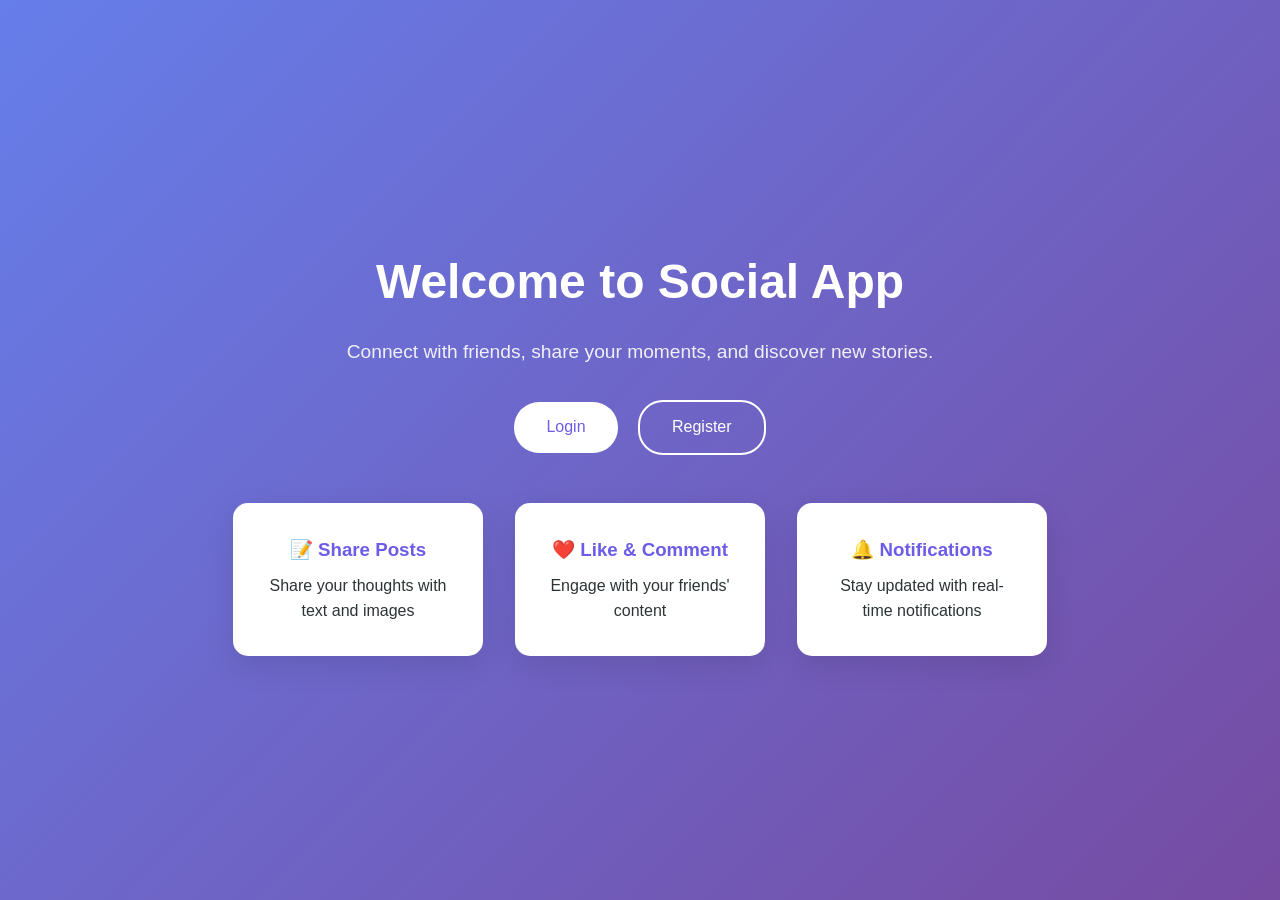
<file: target/classes/com/socialapp/frontend/index.html>
<!DOCTYPE html>
<html lang="en">
<head>
    <meta charset="UTF-8">
    <meta name="viewport" content="width=device-width, initial-scale=1.0">
    <title>Social App - Connect & Share</title>
    <link rel="stylesheet" href="css/styles.css">
</head>
<body>
    <div class="landing-container">
        <div class="hero-section">
            <h1>Welcome to Social App</h1>
            <p>Connect with friends, share your moments, and discover new stories.</p>
            <div class="cta-buttons">
                <a href="login.html" class="btn btn-primary">Login</a>
                <a href="register.html" class="btn btn-secondary">Register</a>
            </div>
        </div>
        <div class="features">
            <div class="feature-card">
                <h3>📝 Share Posts</h3>
                <p>Share your thoughts with text and images</p>
            </div>
            <div class="feature-card">
                <h3>❤️ Like & Comment</h3>
                <p>Engage with your friends' content</p>
            </div>
            <div class="feature-card">
                <h3>🔔 Notifications</h3>
                <p>Stay updated with real-time notifications</p>
            </div>
        </div>
    </div>
</body>
</html>
</file>
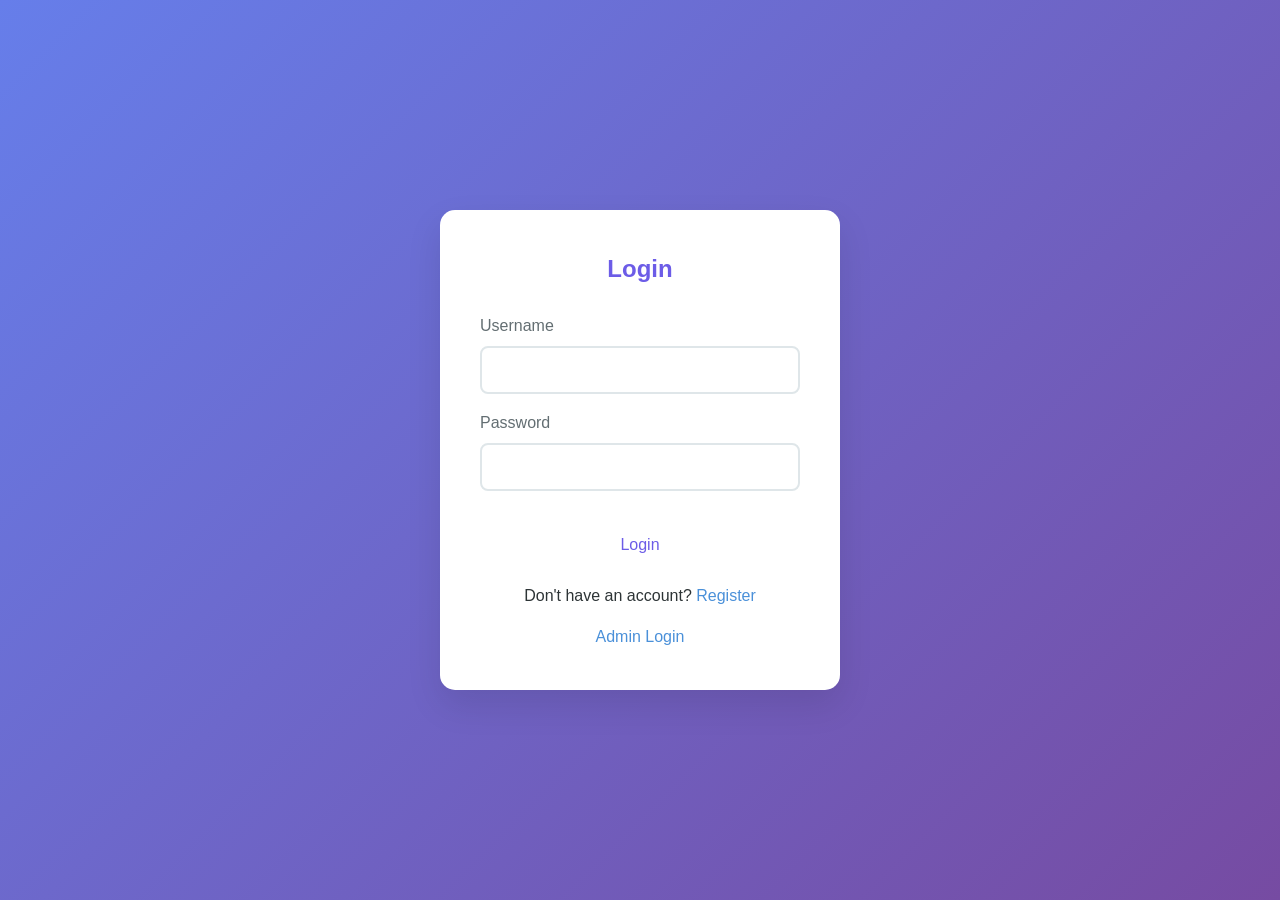
<file: target/classes/com/socialapp/frontend/admin.html>
<!DOCTYPE html>
<html lang="en">
<head>
    <meta charset="UTF-8">
    <meta name="viewport" content="width=device-width, initial-scale=1.0">
    <title>Admin Dashboard - Social App</title>
    <link rel="stylesheet" href="css/styles.css">
</head>
<body>
    <nav class="navbar">
        <div class="nav-brand">Admin Dashboard</div>
        <div class="nav-links">
            <a href="login.html">Logout</a>
        </div>
    </nav>
    
    <div class="container">
        <div class="admin-section">
            <h2>Users Management</h2>
            <div id="usersList"></div>
        </div>
        
        <div class="admin-section">
            <h2>Posts Management</h2>
            <div id="postsList"></div>
        </div>
    </div>
    
    <script src="js/app.js"></script>
</body>
</html>
</file>
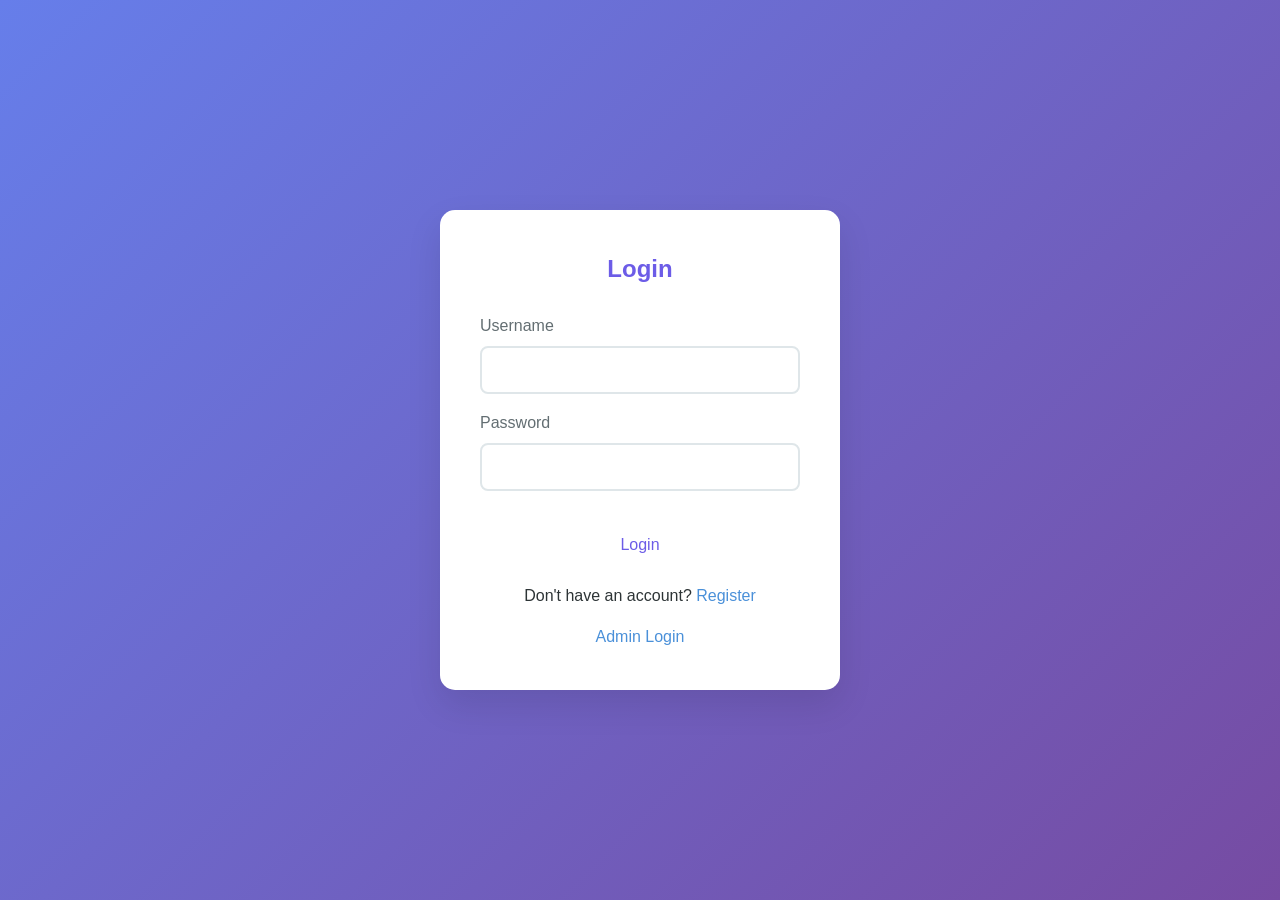
<file: target/classes/com/socialapp/frontend/feed.html>
<!DOCTYPE html>
<html lang="en">
<head>
    <meta charset="UTF-8">
    <meta name="viewport" content="width=device-width, initial-scale=1.0">
    <title>Feed - Social App</title>
    <link rel="stylesheet" href="css/styles.css">
</head>
<body>
    <nav class="navbar">
        <div class="nav-brand">Social App</div>
        <div class="nav-links">
            <a href="feed.html">Feed</a>
            <a href="#" id="logoutBtn">Logout</a>
        </div>
    </nav>
    
    <div class="container">
        <div class="create-post">
            <h3>Create Post</h3>
            <textarea id="postContent" placeholder="What's on your mind?"></textarea>
            <input type="text" id="postImage" placeholder="Image URL (optional)">
            <button class="btn btn-primary" onclick="createPost()">Post</button>
        </div>
        
        <div id="postsContainer"></div>
    </div>
    
    <script src="js/app.js"></script>
</body>
</html>
</file>
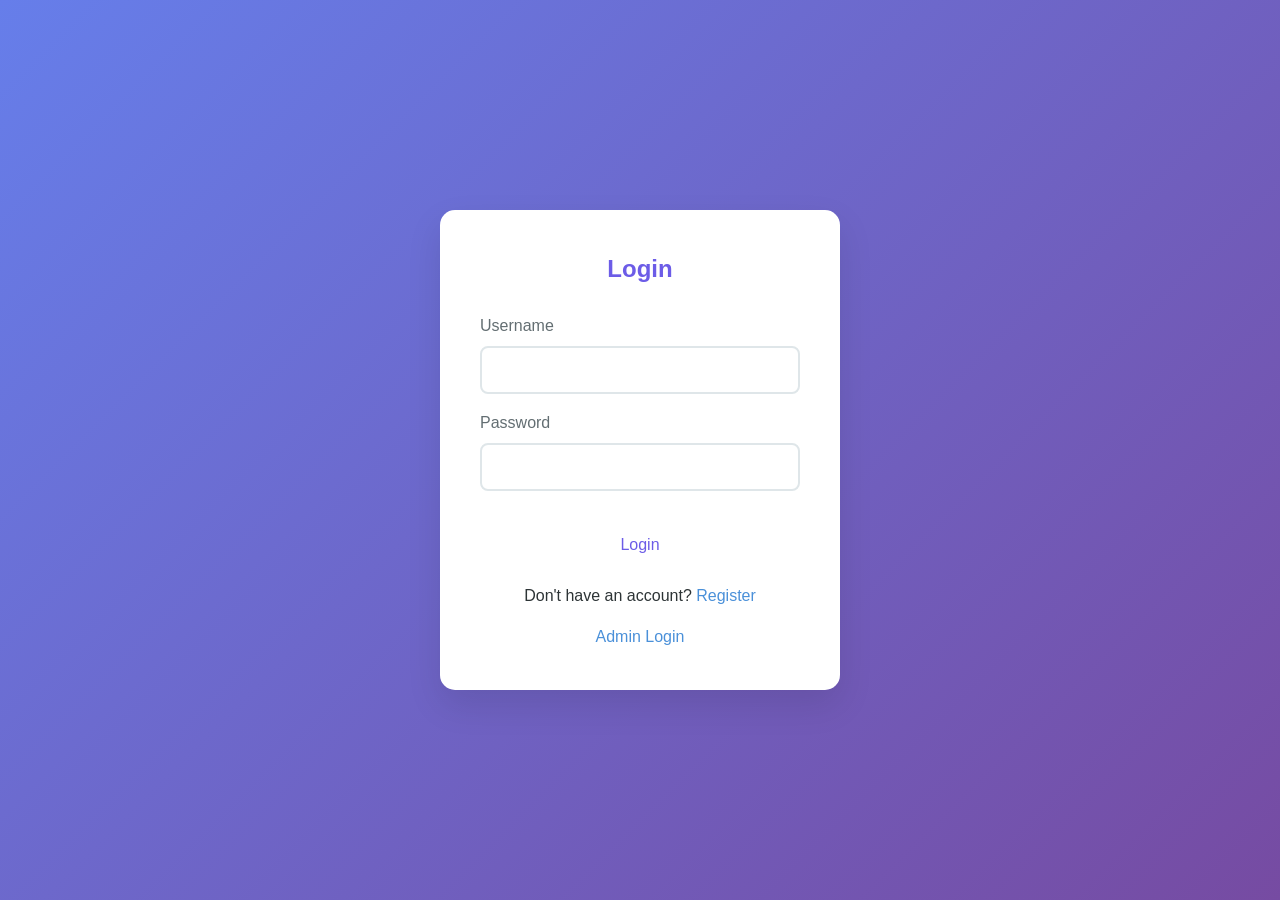
<file: target/classes/com/socialapp/frontend/login.html>
<!DOCTYPE html>
<html lang="en">
<head>
    <meta charset="UTF-8">
    <meta name="viewport" content="width=device-width, initial-scale=1.0">
    <title>Login - Social App</title>
    <link rel="stylesheet" href="css/styles.css">
</head>
<body>
    <div class="auth-container">
        <div class="auth-box">
            <h2>Login</h2>
            <form id="loginForm">
                <div class="form-group">
                    <label>Username</label>
                    <input type="text" id="username" required>
                </div>
                <div class="form-group">
                    <label>Password</label>
                    <input type="password" id="password" required>
                </div>
                <button type="submit" class="btn btn-primary">Login</button>
            </form>
            <p>Don't have an account? <a href="register.html">Register</a></p>
            <p><a href="admin.html">Admin Login</a></p>
        </div>
    </div>
    <script src="js/auth.js"></script>
</body>
</html>
</file>
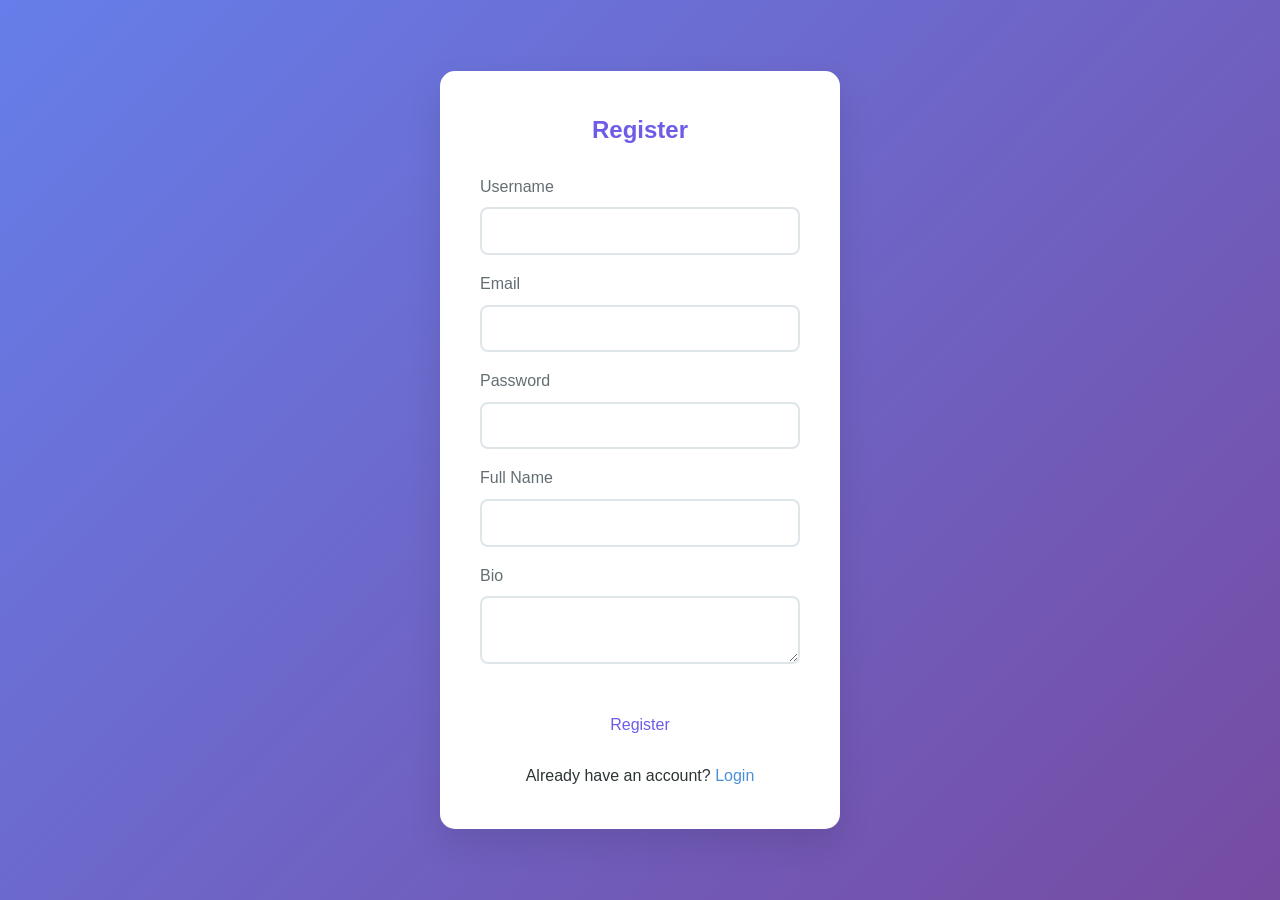
<file: target/classes/com/socialapp/frontend/register.html>
<!DOCTYPE html>
<html lang="en">
<head>
    <meta charset="UTF-8">
    <meta name="viewport" content="width=device-width, initial-scale=1.0">
    <title>Register - Social App</title>
    <link rel="stylesheet" href="css/styles.css">
</head>
<body>
    <div class="auth-container">
        <div class="auth-box">
            <h2>Register</h2>
            <form id="registerForm">
                <div class="form-group">
                    <label>Username</label>
                    <input type="text" id="username" required>
                </div>
                <div class="form-group">
                    <label>Email</label>
                    <input type="email" id="email" required>
                </div>
                <div class="form-group">
                    <label>Password</label>
                    <input type="password" id="password" required>
                </div>
                <div class="form-group">
                    <label>Full Name</label>
                    <input type="text" id="fullName">
                </div>
                <div class="form-group">
                    <label>Bio</label>
                    <textarea id="bio"></textarea>
                </div>
                <button type="submit" class="btn btn-primary">Register</button>
            </form>
            <p>Already have an account? <a href="login.html">Login</a></p>
        </div>
    </div>
    <script src="js/auth.js"></script>
</body>
</html>
</file>
<file: target/classes/com/socialapp/frontend/css/styles.css>
:root {
    --primary: #4a90d9;
    --secondary: #6c5ce7;
    --background: #f5f6fa;
    --card-bg: #ffffff;
    --text: #2d3436;
    --text-light: #636e72;
    --border: #dfe6e9;
}

* {
    margin: 0;
    padding: 0;
    box-sizing: border-box;
}

body {
    font-family: 'Segoe UI', Tahoma, Geneva, Verdana, sans-serif;
    background: var(--background);
    color: var(--text);
    line-height: 1.6;
}

/* Landing Page */
.landing-container {
    min-height: 100vh;
    display: flex;
    flex-direction: column;
    align-items: center;
    justify-content: center;
    padding: 2rem;
    background: linear-gradient(135deg, #667eea 0%, #764ba2 100%);
}

.hero-section {
    text-align: center;
    color: white;
    margin-bottom: 3rem;
}

.hero-section h1 {
    font-size: 3rem;
    margin-bottom: 1rem;
}

.hero-section p {
    font-size: 1.2rem;
    opacity: 0.9;
}

.cta-buttons {
    margin-top: 2rem;
}

.btn {
    padding: 0.8rem 2rem;
    border: none;
    border-radius: 25px;
    font-size: 1rem;
    cursor: pointer;
    text-decoration: none;
    display: inline-block;
    margin: 0 0.5rem;
    transition: transform 0.3s ease, box-shadow 0.3s ease;
}

.btn:hover {
    transform: translateY(-2px);
    box-shadow: 0 5px 20px rgba(0,0,0,0.2);
}

.btn-primary {
    background: white;
    color: var(--secondary);
}

.btn-secondary {
    background: transparent;
    border: 2px solid white;
    color: white;
}

.features {
    display: flex;
    gap: 2rem;
    flex-wrap: wrap;
    justify-content: center;
}

.feature-card {
    background: white;
    padding: 2rem;
    border-radius: 15px;
    text-align: center;
    width: 250px;
    box-shadow: 0 10px 30px rgba(0,0,0,0.1);
    transition: transform 0.3s ease;
}

.feature-card:hover {
    transform: translateY(-5px);
}

.feature-card h3 {
    margin-bottom: 0.5rem;
    color: var(--secondary);
}

/* Auth Pages */
.auth-container {
    min-height: 100vh;
    display: flex;
    align-items: center;
    justify-content: center;
    background: linear-gradient(135deg, #667eea 0%, #764ba2 100%);
}

.auth-box {
    background: white;
    padding: 2.5rem;
    border-radius: 15px;
    box-shadow: 0 15px 35px rgba(0,0,0,0.1);
    width: 100%;
    max-width: 400px;
}

.auth-box h2 {
    text-align: center;
    margin-bottom: 1.5rem;
    color: var(--secondary);
}

.form-group {
    margin-bottom: 1rem;
}

.form-group label {
    display: block;
    margin-bottom: 0.5rem;
    color: var(--text-light);
}

.form-group input,
.form-group textarea {
    width: 100%;
    padding: 0.8rem;
    border: 2px solid var(--border);
    border-radius: 8px;
    font-size: 1rem;
    transition: border-color 0.3s ease;
}

.form-group input:focus,
.form-group textarea:focus {
    outline: none;
    border-color: var(--primary);
}

.auth-box .btn {
    width: 100%;
    margin: 1rem 0 0 0;
}

.auth-box p {
    text-align: center;
    margin-top: 1rem;
}

.auth-box a {
    color: var(--primary);
    text-decoration: none;
}

/* Navbar */
.navbar {
    background: white;
    padding: 1rem 2rem;
    display: flex;
    justify-content: space-between;
    align-items: center;
    box-shadow: 0 2px 10px rgba(0,0,0,0.1);
    position: sticky;
    top: 0;
    z-index: 100;
}

.nav-brand {
    font-size: 1.5rem;
    font-weight: bold;
    color: var(--secondary);
}

.nav-links a {
    margin-left: 1.5rem;
    color: var(--text);
    text-decoration: none;
    transition: color 0.3s ease;
}

.nav-links a:hover {
    color: var(--primary);
}

/* Container */
.container {
    max-width: 800px;
    margin: 2rem auto;
    padding: 0 1rem;
}

/* Create Post */
.create-post {
    background: white;
    padding: 1.5rem;
    border-radius: 15px;
    margin-bottom: 2rem;
    box-shadow: 0 5px 15px rgba(0,0,0,0.05);
}

.create-post h3 {
    margin-bottom: 1rem;
}

.create-post textarea,
.create-post input {
    width: 100%;
    padding: 0.8rem;
    border: 2px solid var(--border);
    border-radius: 8px;
    margin-bottom: 1rem;
    font-size: 1rem;
}

.create-post textarea {
    min-height: 100px;
    resize: vertical;
}

/* Post Card */
.post-card {
    background: white;
    border-radius: 15px;
    margin-bottom: 1.5rem;
    overflow: hidden;
    box-shadow: 0 5px 15px rgba(0,0,0,0.05);
    animation: fadeIn 0.5s ease;
}

@keyframes fadeIn {
    from {
        opacity: 0;
        transform: translateY(20px);
    }
    to {
        opacity: 1;
        transform: translateY(0);
    }
}

.post-header {
    padding: 1rem 1.5rem;
    display: flex;
    align-items: center;
    border-bottom: 1px solid var(--border);
}

.post-avatar {
    width: 40px;
    height: 40px;
    border-radius: 50%;
    background: linear-gradient(135deg, var(--primary), var(--secondary));
    display: flex;
    align-items: center;
    justify-content: center;
    color: white;
    font-weight: bold;
    margin-right: 1rem;
}

.post-user-info h4 {
    margin: 0;
}

.post-user-info span {
    font-size: 0.85rem;
    color: var(--text-light);
}

.post-content {
    padding: 1.5rem;
}

.post-content p {
    margin-bottom: 1rem;
}

.post-content img {
    max-width: 100%;
    border-radius: 8px;
    margin-top: 1rem;
}

.post-actions {
    padding: 1rem 1.5rem;
    border-top: 1px solid var(--border);
    display: flex;
    gap: 1rem;
}

.action-btn {
    background: none;
    border: none;
    cursor: pointer;
    padding: 0.5rem 1rem;
    border-radius: 20px;
    transition: background 0.3s ease;
    display: flex;
    align-items: center;
    gap: 0.5rem;
}

.action-btn:hover {
    background: var(--background);
}

.action-btn.liked {
    color: #e74c3c;
}

/* Comments */
.comments-section {
    padding: 1rem 1.5rem;
    background: var(--background);
}

.comment {
    display: flex;
    margin-bottom: 1rem;
}

.comment-avatar {
    width: 30px;
    height: 30px;
    border-radius: 50%;
    background: var(--primary);
    display: flex;
    align-items: center;
    justify-content: center;
    color: white;
    font-size: 0.8rem;
    margin-right: 0.8rem;
    flex-shrink: 0;
}

.comment-content {
    background: white;
    padding: 0.8rem 1rem;
    border-radius: 15px;
    flex-grow: 1;
}

.comment-content h5 {
    margin: 0 0 0.3rem 0;
    font-size: 0.9rem;
}

.comment-content p {
    margin: 0;
    font-size: 0.9rem;
}

.add-comment {
    display: flex;
    margin-top: 1rem;
}

.add-comment input {
    flex-grow: 1;
    padding: 0.8rem;
    border: 2px solid var(--border);
    border-radius: 20px;
    margin-right: 0.5rem;
}

.add-comment button {
    padding: 0.8rem 1.5rem;
    background: var(--primary);
    color: white;
    border: none;
    border-radius: 20px;
    cursor: pointer;
    transition: background 0.3s ease;
}

.add-comment button:hover {
    background: var(--secondary);
}

/* Admin Section */
.admin-section {
    background: white;
    padding: 1.5rem;
    border-radius: 15px;
    margin-bottom: 2rem;
    box-shadow: 0 5px 15px rgba(0,0,0,0.05);
}

.admin-section h2 {
    margin-bottom: 1rem;
    padding-bottom: 0.5rem;
    border-bottom: 2px solid var(--border);
}

.admin-item {
    display: flex;
    justify-content: space-between;
    align-items: center;
    padding: 1rem;
    border-bottom: 1px solid var(--border);
}

.admin-item:last-child {
    border-bottom: none;
}

.delete-btn {
    padding: 0.5rem 1rem;
    background: #e74c3c;
    color: white;
    border: none;
    border-radius: 5px;
    cursor: pointer;
    transition: background 0.3s ease;
}

.delete-btn:hover {
    background: #c0392b;
}

/* Responsive */
@media (max-width: 768px) {
    .hero-section h1 {
        font-size: 2rem;
    }
    
    .features {
        flex-direction: column;
    }
    
    .auth-box {
        margin: 1rem;
    }
}
</file>
